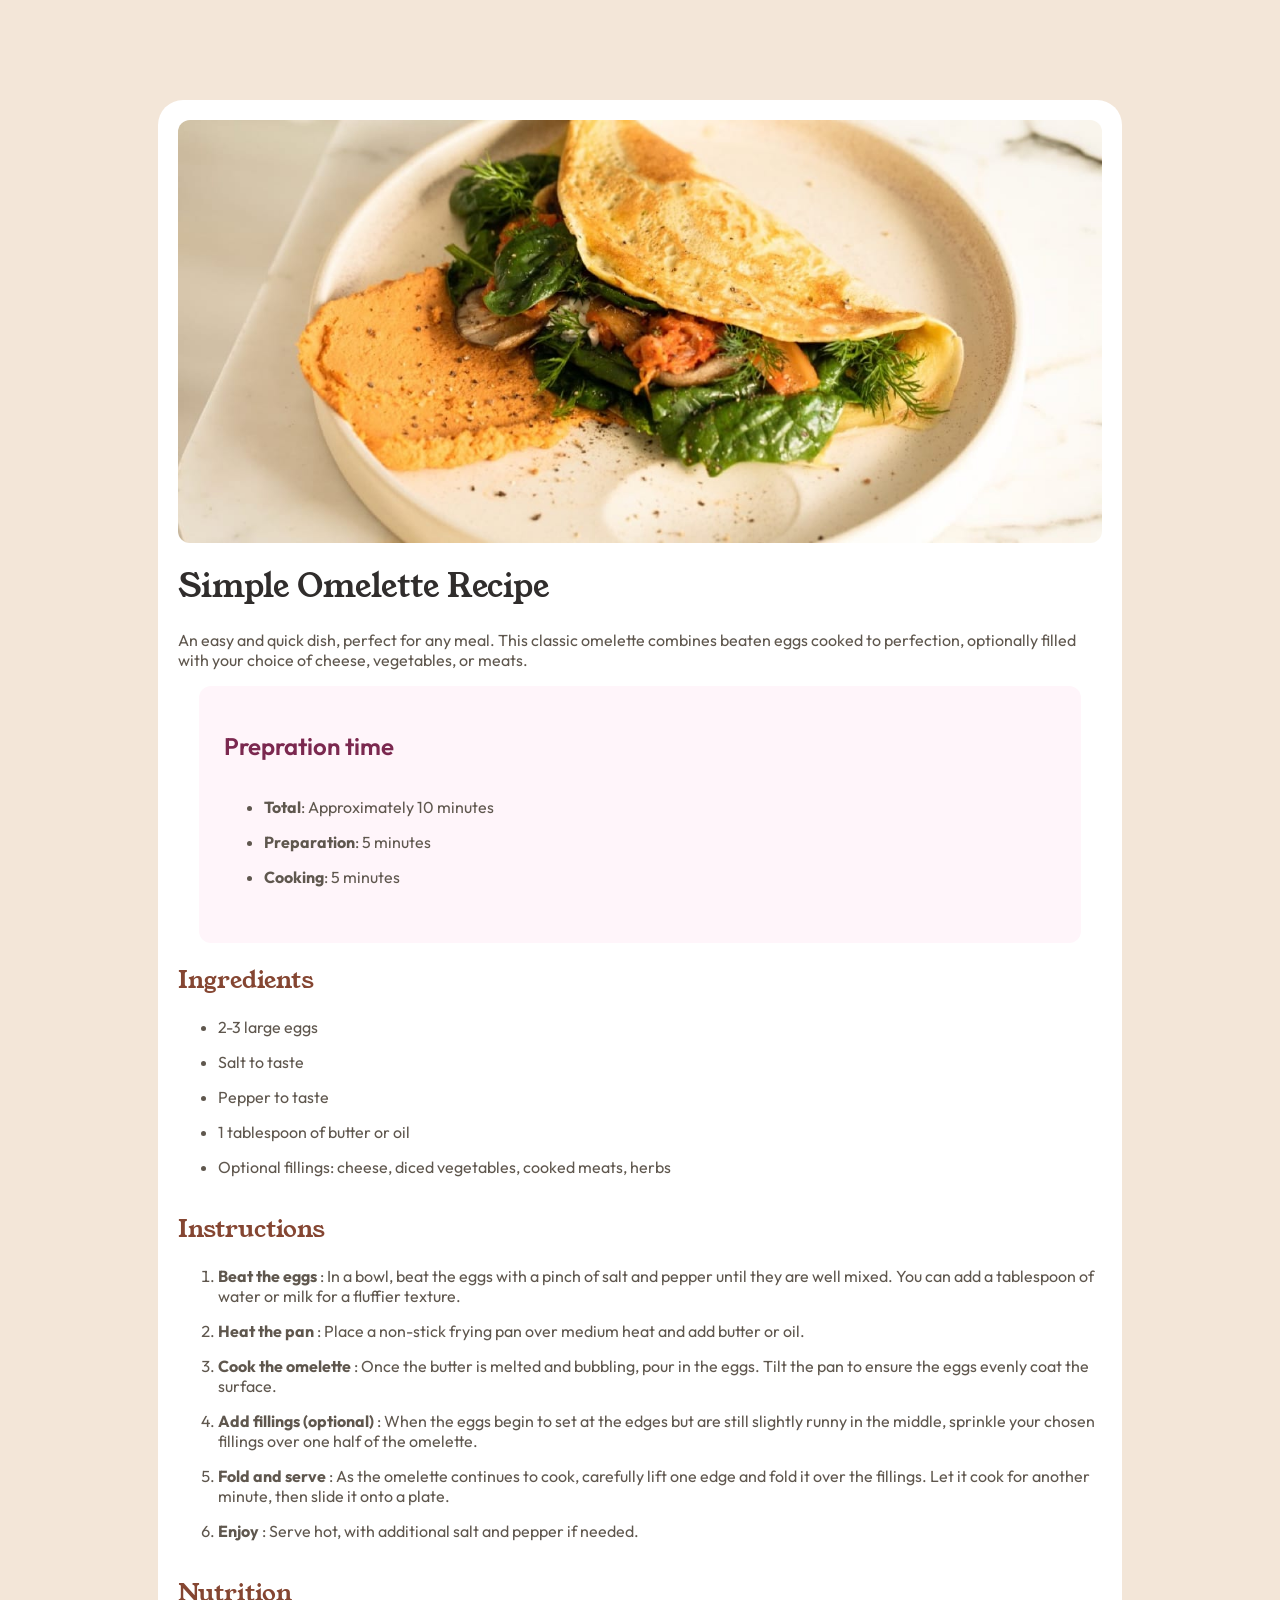
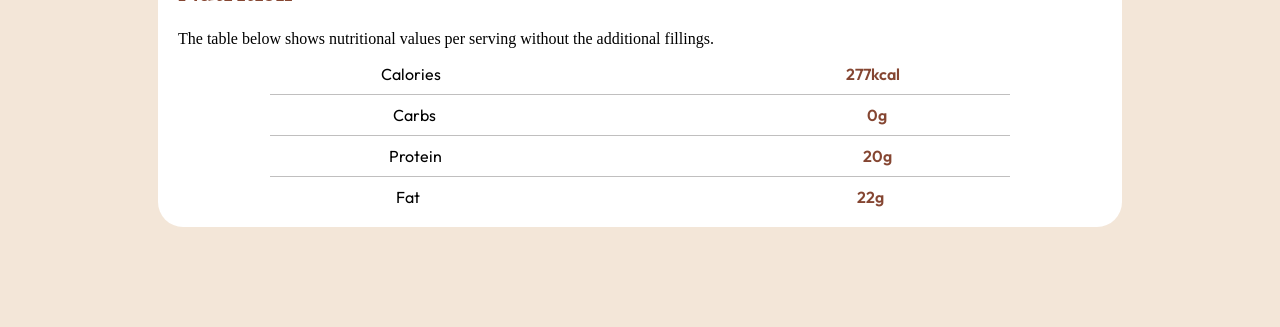
<file: index.html>
<!doctype html>
<html lang="en">
  <head>
    <meta charset="UTF-8" />
    <meta name="viewport" content="width=device-width, initial-scale=1.0" />
    <title>Simple Omelette Recipe</title>
    <link rel="stylesheet" href="style.css" />
    <link rel="preconnect" href="https://fonts.googleapis.com" />
    <link rel="preconnect" href="https://fonts.gstatic.com" crossorigin />
    <link
      href="https://fonts.googleapis.com/css2?family=Young+Serif&display=swap"
      rel="stylesheet"
    />
    <link rel="preconnect" href="https://fonts.googleapis.com" />
    <link rel="preconnect" href="https://fonts.gstatic.com" crossorigin />
    <link
      href="https://fonts.googleapis.com/css2?family=Outfit:wght@100..900&family=Young+Serif&display=swap"
      rel="stylesheet"
    />
  </head>
  <body>
    <div class="WhiteSpace">
      <div class="photo">
        <img
        src="recipe-page-main/recipe-page-main/assets/images/image-omelette.jpeg"
        alt="omlettte Photo"
      />
      </div>
      <h1 class="young-serif-regular">Simple Omelette Recipe</h1>
      <p class="outfit-sans-serif">
        An easy and quick dish, perfect for any meal. This classic omelette
        combines beaten eggs cooked to perfection, optionally filled with your
        choice of cheese, vegetables, or meats.
      </p>
      <div class="centered">
        <div class="violet-overLay">
          <div><h2>Prepration time</h2></div>
          <ul>
            <li class="Go" class="outfit-sans-serif">
              <span class="Bold">Total</span>: Approximately 10 minutes
            </li>
            <li class="Go" class="outfit-sans-serif">
              <span class="Bold">Preparation</span>: 5 minutes
            </li>
            <li class="Go" class="outfit-sans-serif">
              <span class="Bold">Cooking</span>: 5 minutes
            </li>
          </ul>
        </div>
      </div>
      <div>
        <h2>Ingredients</h2>
        <ul>
          <li class="Go">2-3 large eggs</li>
          <li class="Go">Salt to taste</li>
          <li class="Go">Pepper to taste</li>
          <li class="Go">1 tablespoon of butter or oil</li>
          <li class="Go">
            Optional fillings: cheese, diced vegetables, cooked meats, herbs
          </li>
        </ul>
      </div>
      <div>
        <h2>Instructions</h2>
        <ol>
          <li class="Go">
            <span class="Bold">Beat the eggs</span>
            : In a bowl, beat the eggs with a pinch of salt and pepper until
            they are well mixed. You can add a tablespoon of water or milk for a
            fluffier texture.
          </li>

          <li class="Go">
            <span class="Bold">Heat the pan</span>
            : Place a non-stick frying pan over medium heat and add butter or
            oil.
          </li>

          <li class="Go">
            <span class="Bold">Cook the omelette</span>
            : Once the butter is melted and bubbling, pour in the eggs. Tilt the
            pan to ensure the eggs evenly coat the surface.
          </li>

          <li class="Go">
            <span class="Bold">Add fillings (optional)</span>
            : When the eggs begin to set at the edges but are still slightly
            runny in the middle, sprinkle your chosen fillings over one half of
            the omelette.
          </li>

          <li class="Go">
            <span class="Bold">Fold and serve</span>
            : As the omelette continues to cook, carefully lift one edge and
            fold it over the fillings. Let it cook for another minute, then
            slide it onto a plate.
          </li>
          <li class="Go">
            <span class="Bold">Enjoy</span>
            : Serve hot, with additional salt and pepper if needed.
          </li>
        </ol>
      </div>
      <div>
        <h2>Nutrition</h2>
        <p>
          The table below shows nutritional values per serving without the
          additional fillings.
        </p>
        <div class="tabl">
          <div class="table">Calories <span>277kcal</span></div>
          <hr class="lineBreak">
          <div class="table">Carbs<span>0g</span></div>
          <hr class="lineBreak">
          <div class="table">Protein<span>20g</span></div>
          <hr class="lineBreak">
          <div class=" table">Fat <span>22g</span></div>
        </div>
      </div>
    </div>
  </body>
</html>
</file>
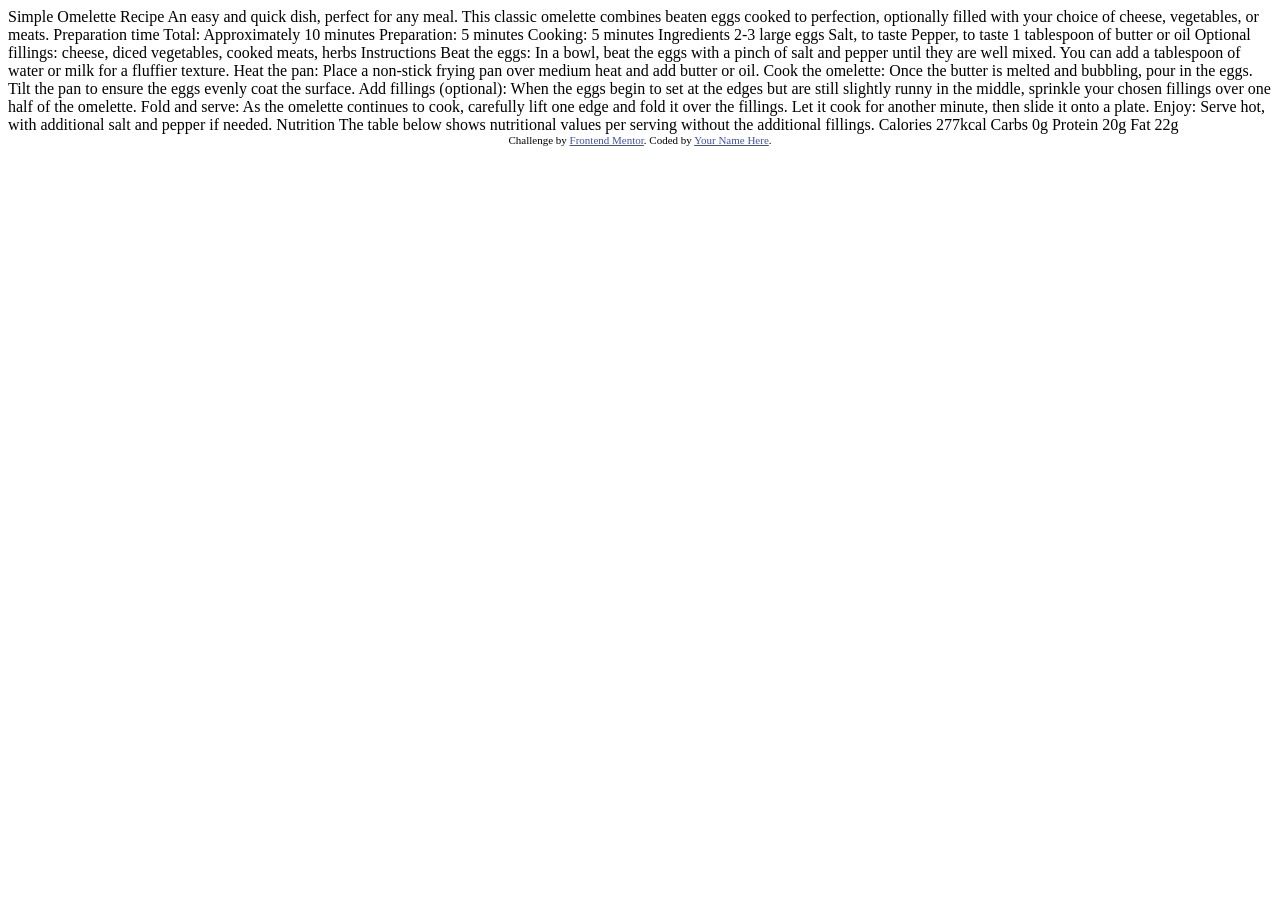
<file: recipe-page-main/recipe-page-main/index.html>
<!DOCTYPE html>
<html lang="en">
<head>
  <meta charset="UTF-8">
  <meta name="viewport" content="width=device-width, initial-scale=1.0"> <!-- displays site properly based on user's device -->

  <link rel="icon" type="image/png" sizes="32x32" href="./assets/images/favicon-32x32.png">
  
  <title>Frontend Mentor | Recipe page</title>

  <!-- Feel free to remove these styles or customise in your own stylesheet 👍 -->
  <style>
    .attribution { font-size: 0.6875rem; text-align: center; }
    .attribution a { color: hsl(228, 45%, 44%); }
  </style>
</head>
<body>

  Simple Omelette Recipe

  An easy and quick dish, perfect for any meal. This classic omelette combines beaten eggs cooked 
  to perfection, optionally filled with your choice of cheese, vegetables, or meats.

  Preparation time

  Total: Approximately 10 minutes
  Preparation: 5 minutes
  Cooking: 5 minutes

  Ingredients

  2-3 large eggs
  Salt, to taste
  Pepper, to taste
  1 tablespoon of butter or oil
  Optional fillings: cheese, diced vegetables, cooked meats, herbs

  Instructions

  Beat the eggs: In a bowl, beat the eggs with a pinch of salt and pepper until they are well mixed. 
  You can add a tablespoon of water or milk for a fluffier texture.

  Heat the pan: Place a non-stick frying pan over medium heat and add butter or oil.

  Cook the omelette: Once the butter is melted and bubbling, pour in the eggs. Tilt the pan to ensure 
  the eggs evenly coat the surface.

  Add fillings (optional): When the eggs begin to set at the edges but are still slightly runny in the 
  middle, sprinkle your chosen fillings over one half of the omelette.

  Fold and serve: As the omelette continues to cook, carefully lift one edge and fold it over the 
  fillings. Let it cook for another minute, then slide it onto a plate.

  Enjoy: Serve hot, with additional salt and pepper if needed.

  Nutrition

  The table below shows nutritional values per serving without the additional fillings.

  Calories
  277kcal

  Carbs
  0g

  Protein
  20g

  Fat
  22g
  
  <footer class="attribution">
    Challenge by <a href="https://www.frontendmentor.io?ref=challenge">Frontend Mentor</a>. 
    Coded by <a href="#">Your Name Here</a>.
  </footer>
</body>
</html>
</file>
<file: style.css>
body {
  background-color: hsl(30, 54%, 90%);
}
h1 {
  color: hsl(24, 5%, 18%);
}
.violet-overLay h2 {
  font-family: "Outfit", sans-serif;
  color: hsl(332, 51%, 32%);
  font-weight: 600;
}
.young-serif-regular {
  font-family: "Young Serif", serif;
  font-weight: 400;
  font-style: normal;
}
.outfit-sans-serif {
  font-family: "Outfit", sans-serif;
  font-style: normal;
  color: hsl(30, 10%, 34%);
}
.violet-overLay {
  display: flex;
  padding: 25px;
  background-color: hsl(330, 100%, 98%);
  width: 90%;
  border-radius: 12px;
  -webkit-border-radius: 12px;
  -moz-border-radius: 12px;
  -ms-border-radius: 12px;
  -o-border-radius: 12px;
  flex-direction: column;
}
.WhiteSpace {
  margin: 100px 150px;
  border-radius: 25px;
  padding: 20px;
  background-color: hsl(0, 0%, 100%);
  -webkit-border-radius: 25px;
  -moz-border-radius: 25px;
  -ms-border-radius: 25px;
  -o-border-radius: 25px;
}
.centered {
  display: flex;
  justify-content: center;
}
.Go {
  padding-bottom: 15px;
  color: hsl(30, 10%, 34%);
  font-family: "Outfit", sans-serif;
}
h2 {
  font-family: "Young Serif", serif;
  font-weight: 400;
  color: hsl(14, 45%, 36%);
}
.Bold {
  font-family: "Outfit", sans-serif;
  font-weight: 700;
}
.table {
  display: flex;
  justify-content: space-around;
  font-family: "Outfit", sans-serif;
}
.table span {
  font-weight: 600;
  color: hsl(14, 45%, 36%);
}
.lineBreak {
  border: none;
  border-top: 1px solid hsl(24, 5%, 18%);
  opacity: 0.3;
  margin: 10px 0;
  width: 80%;
  position: relative;
  left: 10%;
}
.tabl {
  display: flex;
  flex-direction: column;
}
img {
  width: 100%;
  border-radius: 12px;
  -webkit-border-radius: 12px;
  -moz-border-radius: 12px;
  -ms-border-radius: 12px;
  -o-border-radius: 12px;
}
.photo {
  display: flex;
  justify-content: center;
}
@media (max-width: 567px) {
  .WhiteSpace {
    width: 100%;
    margin: 0;
    border-radius: 0;
    -webkit-border-radius: 0;
    -moz-border-radius: 0;
    -ms-border-radius: 0;
    -o-border-radius: 0;
}
body{
  margin: 0;
}
}
</file>
